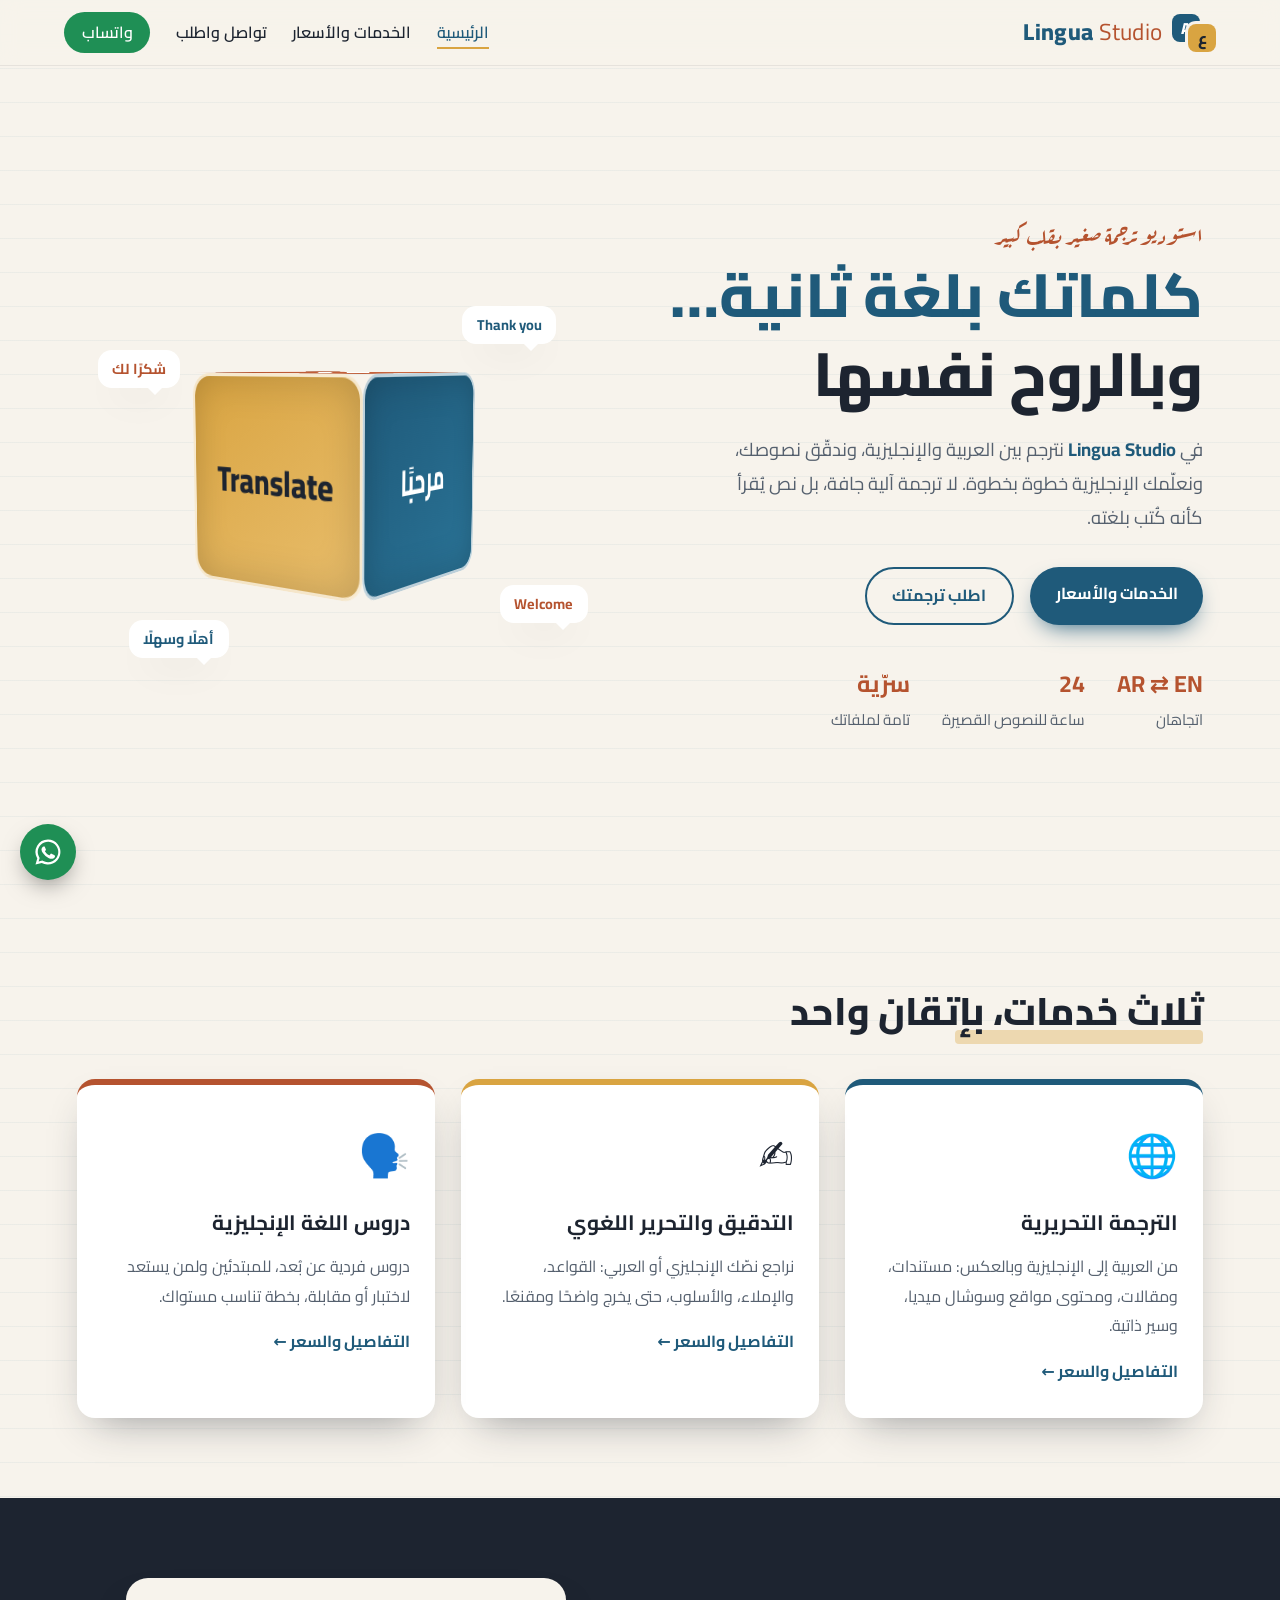
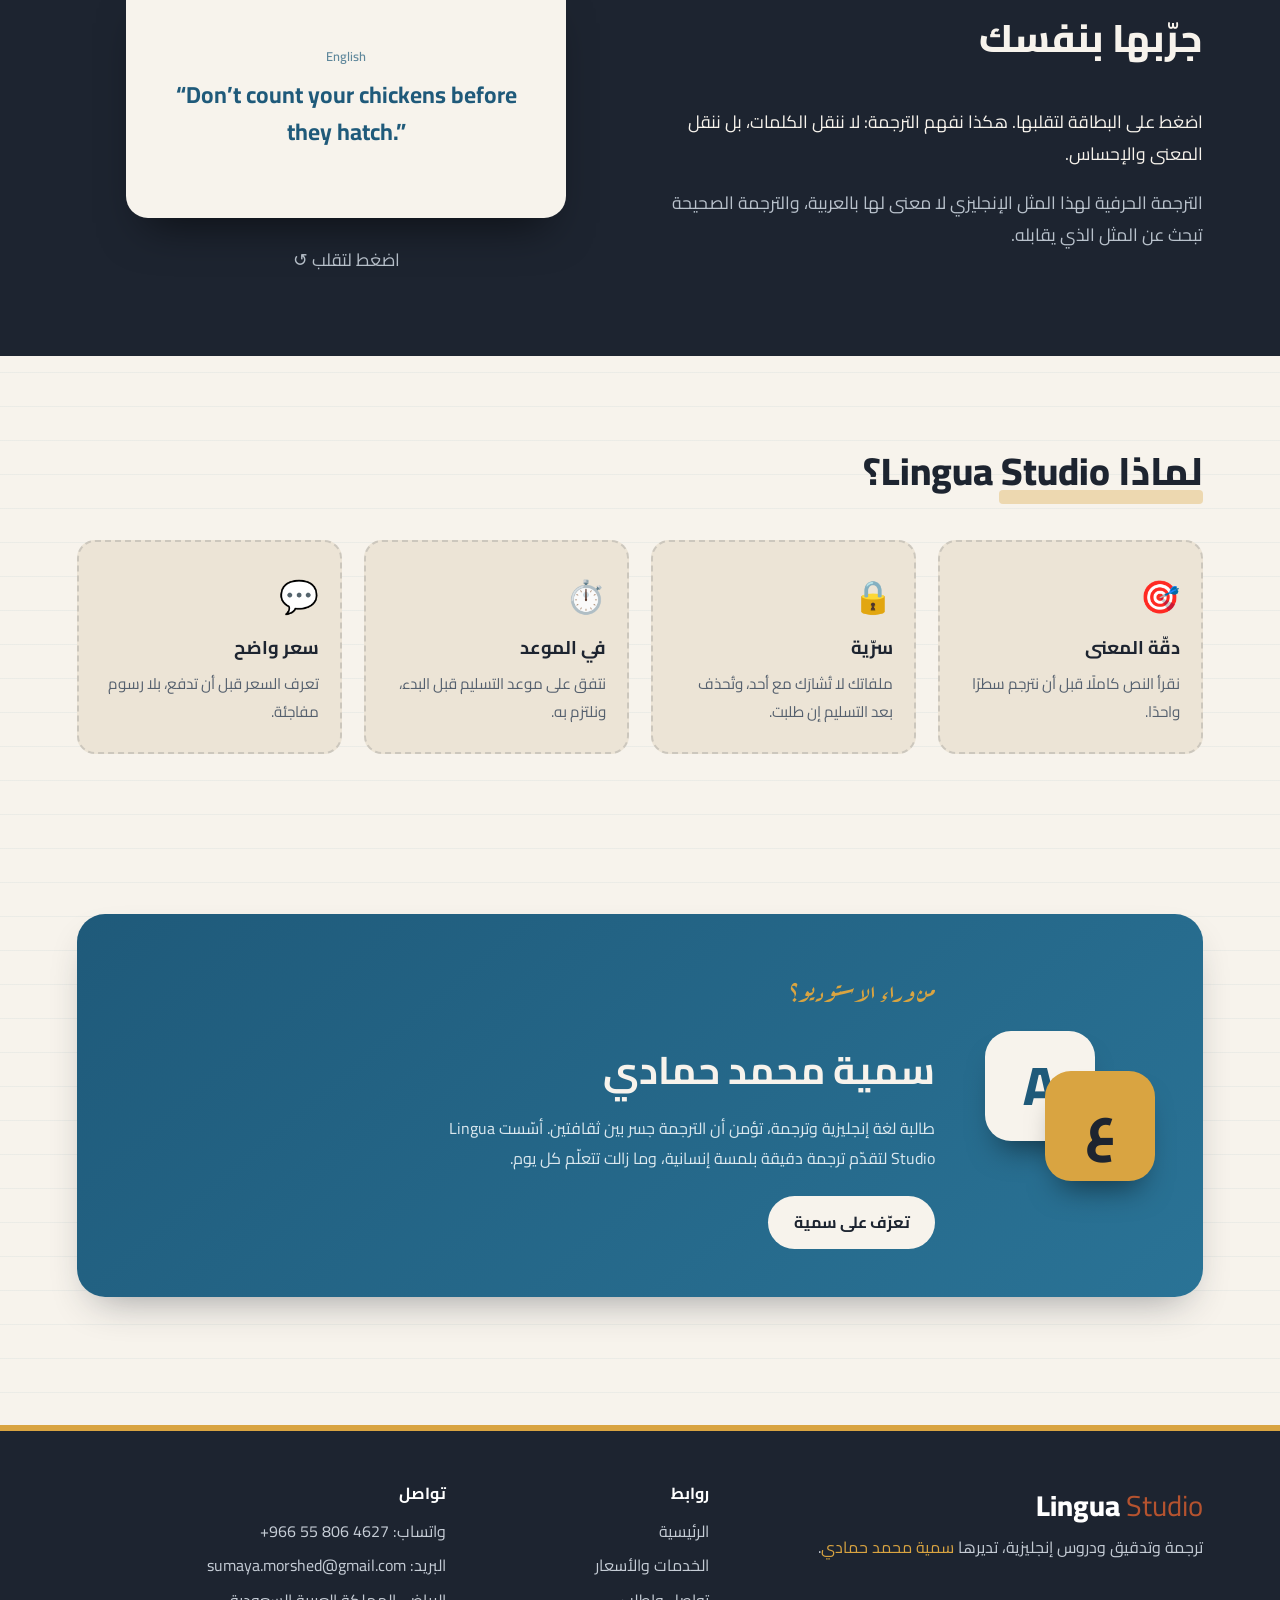
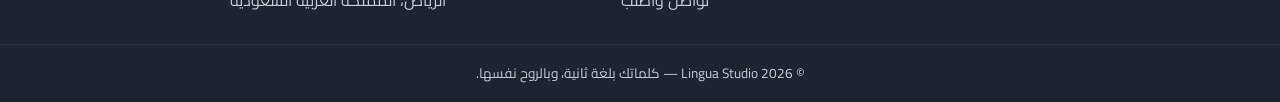
<file: index.html>
<!DOCTYPE html>
<html lang="ar" dir="rtl">
<head>
  <meta charset="UTF-8">
  <meta name="viewport" content="width=device-width, initial-scale=1.0">
  <title>Lingua Studio — ترجمة وتدقيق ودروس إنجليزية</title>
  <meta name="description" content="Lingua Studio: ترجمة بين العربية والإنجليزية، وتدقيق لغوي، ودروس إنجليزية، والطلب عبر واتساب.">
  <meta name="theme-color" content="#1f5a7a">
  <link rel="preconnect" href="https://fonts.googleapis.com">
  <link rel="preconnect" href="https://fonts.gstatic.com" crossorigin>
  <link href="https://fonts.googleapis.com/css2?family=Aref+Ruqaa:wght@400;700&family=Cairo:wght@400;600;800&display=swap" rel="stylesheet">
  <link rel="icon" href="assets/images/logo.webp" type="image/webp">
  <link rel="stylesheet" href="style.css">
</head>
<body>

  <header class="site-header">
    <a href="index.html" class="logo" aria-label="Lingua Studio — الرئيسية">
      <span class="logo-mark" aria-hidden="true"><b>A</b><i>ع</i></span>
      <span class="logo-text" dir="ltr">Lingua <em>Studio</em></span>
    </a>
    <button class="menu-btn" aria-label="القائمة" aria-expanded="false">☰</button>
    <nav class="nav">
      <a href="index.html" aria-current="page">الرئيسية</a>
      <a href="services.html">الخدمات والأسعار</a>
      <a href="contact.html">تواصل واطلب</a>
      <a class="nav-wa" href="https://wa.me/966558064627" target="_blank" rel="noopener">واتساب</a>
    </nav>
  </header>

  <main>
    <section class="hero">
      <div class="hero-text reveal">
        <p class="kicker">استوديو ترجمة صغير بقلب كبير</p>
        <h1>كلماتك بلغة ثانية…<br><span>وبالروح نفسها</span></h1>
        <p class="lead">في <b dir="ltr">Lingua Studio</b> نترجم بين العربية والإنجليزية، وندقّق نصوصك، ونعلّمك الإنجليزية خطوة بخطوة. لا ترجمة آلية جافة، بل نص يُقرأ كأنه كُتب بلغته.</p>
        <div class="hero-actions">
          <a class="btn btn-primary" href="services.html">الخدمات والأسعار</a>
          <a class="btn btn-ghost" href="contact.html">اطلب ترجمتك</a>
        </div>
        <ul class="hero-facts">
          <li><strong dir="ltr">AR ⇄ EN</strong> اتجاهان</li>
          <li><strong>24</strong> ساعة للنصوص القصيرة</li>
          <li><strong>سرّية</strong> تامة لملفاتك</li>
        </ul>
      </div>
      <div class="cube-scene reveal" aria-label="مكعب كلمات ثلاثي الأبعاد">
        <div class="word-cube" id="cube">
          <div class="wf w1"><span>مرحبًا</span></div>
          <div class="wf w2" dir="ltr"><span>Hello</span></div>
          <div class="wf w3"><span>ترجمة</span></div>
          <div class="wf w4" dir="ltr"><span>Translate</span></div>
          <div class="wf w5" dir="ltr"><span>A</span></div>
          <div class="wf w6"><span>ع</span></div>
        </div>
        <span class="chip c1" dir="ltr">Thank you</span>
        <span class="chip c2">شكرًا لك</span>
        <span class="chip c3" dir="ltr">Welcome</span>
        <span class="chip c4">أهلًا وسهلًا</span>
      </div>
    </section>

    <section class="section services">
      <h2 class="section-title reveal">ثلاث خدمات، بإتقان واحد</h2>
      <div class="service-grid">
        <article class="service reveal" data-tilt>
          <div class="service-ico">🌐</div>
          <h3>الترجمة التحريرية</h3>
          <p>من العربية إلى الإنجليزية وبالعكس: مستندات، ومقالات، ومحتوى مواقع وسوشال ميديا، وسير ذاتية.</p>
          <a href="services.html#translation">التفاصيل والسعر ←</a>
        </article>
        <article class="service reveal" data-tilt>
          <div class="service-ico">✍️</div>
          <h3>التدقيق والتحرير اللغوي</h3>
          <p>نراجع نصّك الإنجليزي أو العربي: القواعد، والإملاء، والأسلوب، حتى يخرج واضحًا ومقنعًا.</p>
          <a href="services.html#proofreading">التفاصيل والسعر ←</a>
        </article>
        <article class="service reveal" data-tilt>
          <div class="service-ico">🗣️</div>
          <h3>دروس اللغة الإنجليزية</h3>
          <p>دروس فردية عن بُعد، للمبتدئين ولمن يستعد لاختبار أو مقابلة، بخطة تناسب مستواك.</p>
          <a href="services.html#lessons">التفاصيل والسعر ←</a>
        </article>
      </div>
    </section>

    <section class="section demo">
      <div class="demo-text reveal">
        <h2 class="section-title">جرّبها بنفسك</h2>
        <p>اضغط على البطاقة لتقلبها. هكذا نفهم الترجمة: لا ننقل الكلمات، بل ننقل المعنى والإحساس.</p>
        <p class="muted">الترجمة الحرفية لهذا المثل الإنجليزي لا معنى لها بالعربية، والترجمة الصحيحة تبحث عن المثل الذي يقابله.</p>
      </div>
      <div class="flip-wrap reveal">
        <button class="flip" type="button" aria-label="اقلب البطاقة لرؤية الترجمة">
          <span class="flip-inner">
            <span class="flip-face en" dir="ltr"><small>English</small>“Don’t count your chickens before they hatch.”</span>
            <span class="flip-face ar"><small>العربية</small>«لا تقل فول حتى يصير في المكيول.»</span>
          </span>
        </button>
        <p class="flip-hint">اضغط لتقلب ↺</p>
      </div>
    </section>

    <section class="section why">
      <h2 class="section-title reveal">لماذا Lingua Studio؟</h2>
      <div class="why-grid">
        <div class="why-item reveal"><span>🎯</span><h3>دقّة المعنى</h3><p>نقرأ النص كاملًا قبل أن نترجم سطرًا واحدًا.</p></div>
        <div class="why-item reveal"><span>🔒</span><h3>سرّية</h3><p>ملفاتك لا تُشارَك مع أحد، وتُحذف بعد التسليم إن طلبت.</p></div>
        <div class="why-item reveal"><span>⏱️</span><h3>في الموعد</h3><p>نتفق على موعد التسليم قبل البدء، ونلتزم به.</p></div>
        <div class="why-item reveal"><span>💬</span><h3>سعر واضح</h3><p>تعرف السعر قبل أن تدفع، بلا رسوم مفاجئة.</p></div>
      </div>
    </section>

    <section class="section founder">
      <div class="founder-card reveal" data-tilt>
        <div class="founder-mark" aria-hidden="true"><b>A</b><i>ع</i></div>
        <div>
          <p class="kicker">من وراء الاستوديو؟</p>
          <h2>سمية محمد حمادي</h2>
          <p>طالبة لغة إنجليزية وترجمة، تؤمن أن الترجمة جسر بين ثقافتين. أسّست Lingua Studio لتقدّم ترجمة دقيقة بلمسة إنسانية، وما زالت تتعلّم كل يوم.</p>
          <a class="btn btn-light" href="https://sumaya-hammadi.pages.dev" target="_blank" rel="noopener">تعرّف على سمية</a>
        </div>
      </div>
    </section>
  </main>

  <footer class="site-footer">
    <div class="footer-grid">
      <div>
        <p class="footer-logo" dir="ltr">Lingua <em>Studio</em></p>
        <p>ترجمة وتدقيق ودروس إنجليزية، تديرها <a href="https://sumaya-hammadi.pages.dev" target="_blank" rel="noopener">سمية محمد حمادي</a>.</p>
      </div>
      <div>
        <p class="footer-h">روابط</p>
        <a href="index.html">الرئيسية</a>
        <a href="services.html">الخدمات والأسعار</a>
        <a href="contact.html">تواصل واطلب</a>
      </div>
      <div>
        <p class="footer-h">تواصل</p>
        <a href="https://wa.me/966558064627" target="_blank" rel="noopener">واتساب: <span dir="ltr">+966 55 806 4627</span></a>
        <a href="mailto:sumaya.morshed@gmail.com">البريد: <span dir="ltr">sumaya.morshed@gmail.com</span></a>
        <span>الرياض، المملكة العربية السعودية</span>
      </div>
    </div>
    <p class="copy">© <span id="year">2026</span> Lingua Studio — كلماتك بلغة ثانية، وبالروح نفسها.</p>
  </footer>

  <a class="wa-float" href="https://wa.me/966558064627" target="_blank" rel="noopener" aria-label="راسلنا على واتساب">
    <svg viewBox="0 0 24 24" aria-hidden="true"><path fill="currentColor" d="M12 2a10 10 0 0 0-8.6 15.1L2 22l5-1.3A10 10 0 1 0 12 2Zm0 18.2a8.2 8.2 0 0 1-4.2-1.2l-.3-.2-3 .8.8-2.9-.2-.3A8.2 8.2 0 1 1 12 20.2Zm4.5-6.1c-.2-.1-1.5-.7-1.7-.8s-.4-.1-.6.1-.7.8-.8 1-.3.2-.5.1a6.7 6.7 0 0 1-3.3-2.9c-.2-.4.2-.4.7-1.3a.5.5 0 0 0 0-.4l-.8-1.9c-.2-.5-.4-.4-.6-.4h-.5a1 1 0 0 0-.7.3 3 3 0 0 0-.9 2.2 5.2 5.2 0 0 0 1.1 2.7 11.8 11.8 0 0 0 4.5 4c1.7.7 2.3.8 3.2.6a2.7 2.7 0 0 0 1.8-1.3 2.2 2.2 0 0 0 .2-1.3c-.1-.1-.3-.2-.6-.3Z"/></svg>
  </a>

  <script src="script.js"></script>
</body>
</html>
</file>
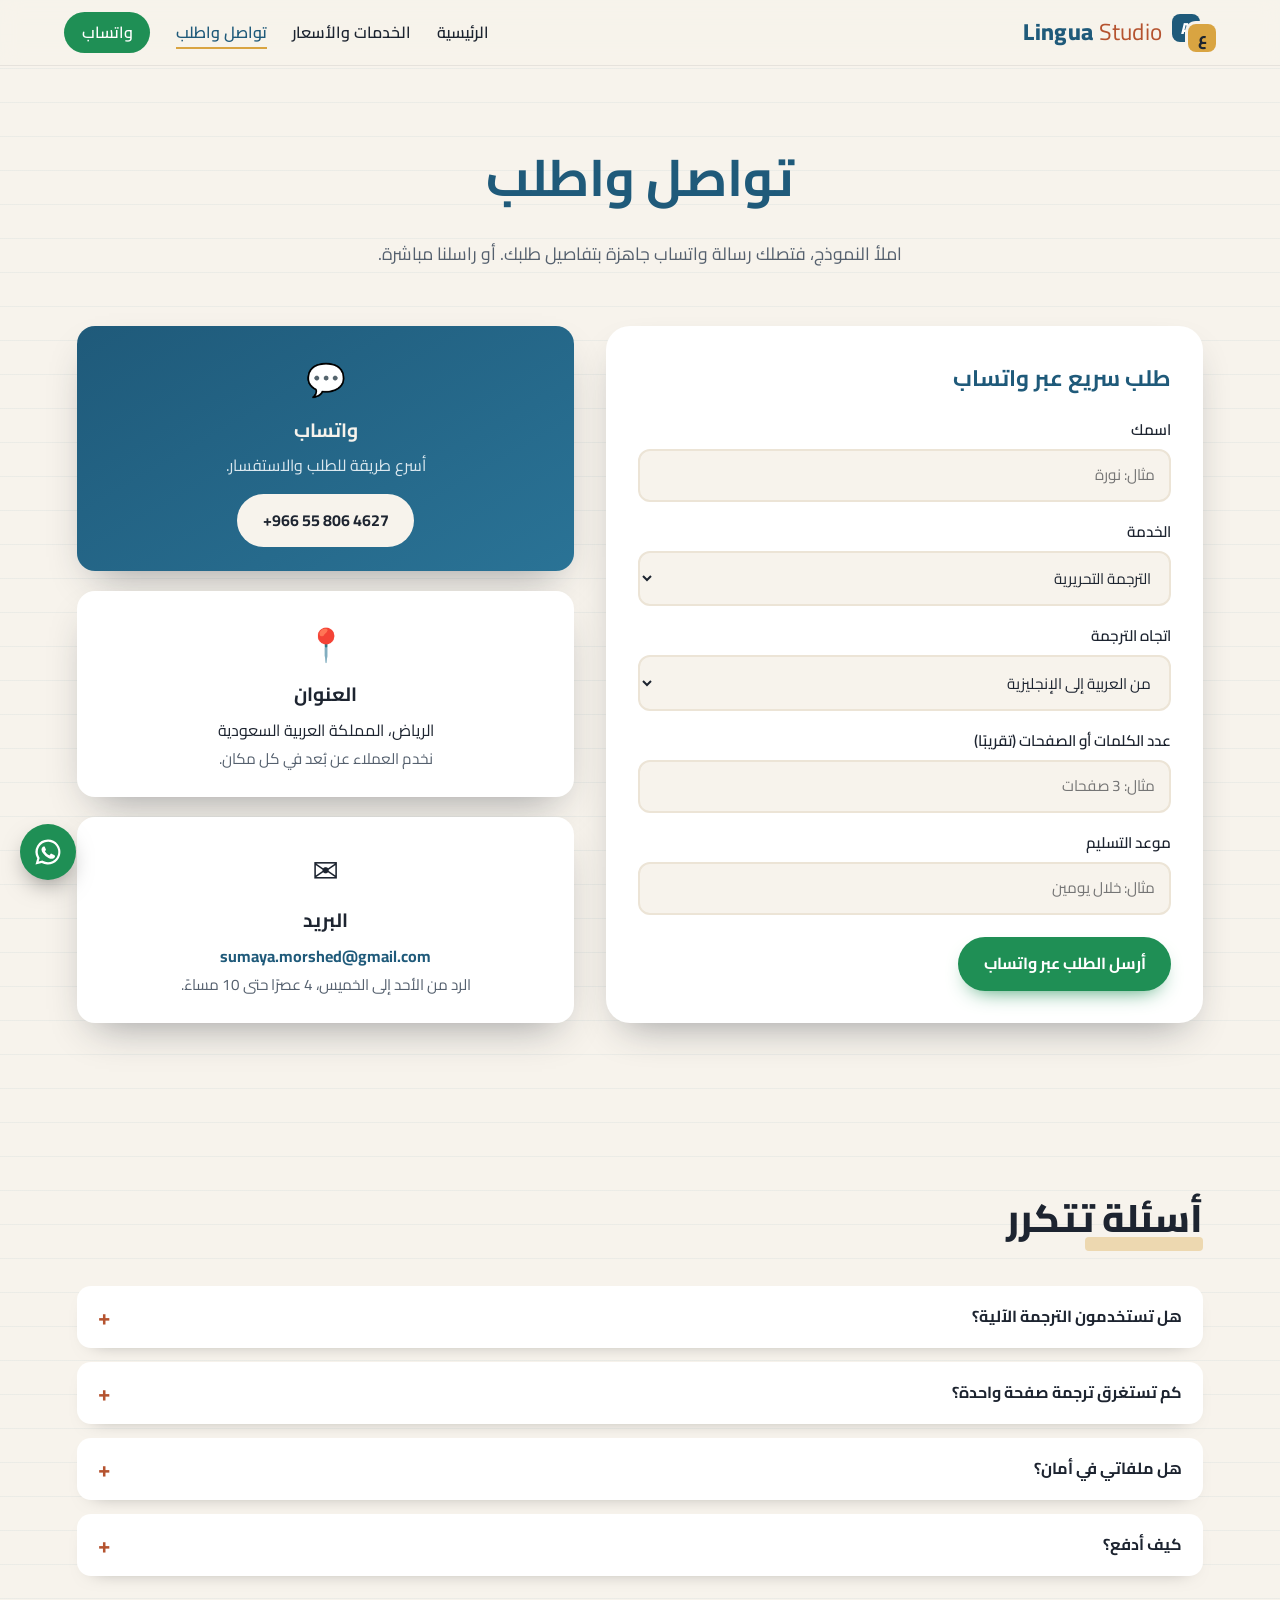
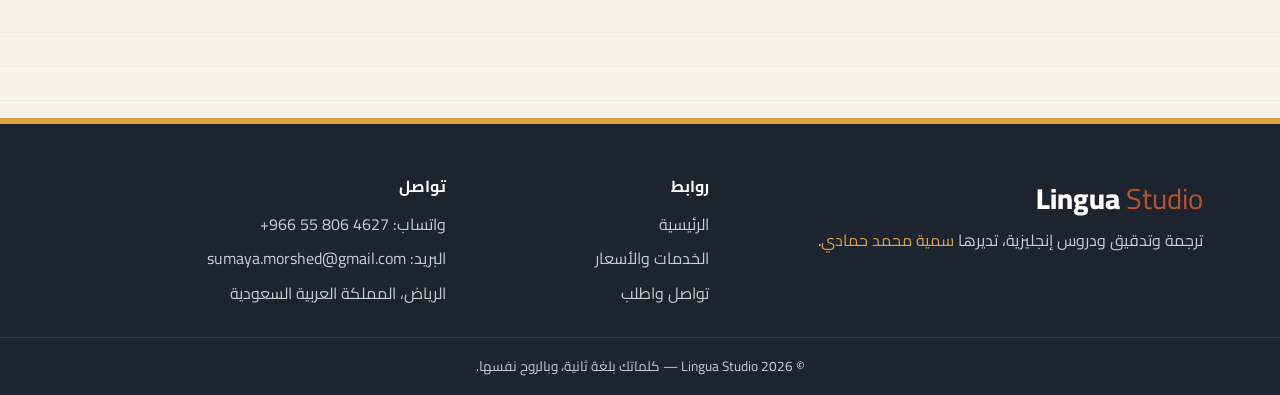
<file: contact.html>
<!DOCTYPE html>
<html lang="ar" dir="rtl">
<head>
  <meta charset="UTF-8">
  <meta name="viewport" content="width=device-width, initial-scale=1.0">
  <title>تواصل واطلب — Lingua Studio</title>
  <meta name="description" content="اطلب ترجمة أو تدقيقًا أو درسًا عبر واتساب من Lingua Studio.">
  <meta name="theme-color" content="#1f5a7a">
  <link rel="preconnect" href="https://fonts.googleapis.com">
  <link rel="preconnect" href="https://fonts.gstatic.com" crossorigin>
  <link href="https://fonts.googleapis.com/css2?family=Aref+Ruqaa:wght@400;700&family=Cairo:wght@400;600;800&display=swap" rel="stylesheet">
  <link rel="icon" href="assets/images/logo.webp" type="image/webp">
  <link rel="stylesheet" href="style.css">
</head>
<body>

  <header class="site-header">
    <a href="index.html" class="logo" aria-label="Lingua Studio — الرئيسية">
      <span class="logo-mark" aria-hidden="true"><b>A</b><i>ع</i></span>
      <span class="logo-text" dir="ltr">Lingua <em>Studio</em></span>
    </a>
    <button class="menu-btn" aria-label="القائمة" aria-expanded="false">☰</button>
    <nav class="nav">
      <a href="index.html">الرئيسية</a>
      <a href="services.html">الخدمات والأسعار</a>
      <a href="contact.html" aria-current="page">تواصل واطلب</a>
      <a class="nav-wa" href="https://wa.me/966558064627" target="_blank" rel="noopener">واتساب</a>
    </nav>
  </header>

  <main>
    <section class="page-hero">
      <h1 class="reveal">تواصل واطلب</h1>
      <p class="reveal">املأ النموذج، فتصلك رسالة واتساب جاهزة بتفاصيل طلبك. أو راسلنا مباشرة.</p>
    </section>

    <section class="section contact-layout">
      <form class="order-form reveal" id="order-form" data-tilt>
        <h2>طلب سريع عبر واتساب</h2>
        <label>اسمك<input type="text" name="name" required placeholder="مثال: نورة"></label>
        <label>الخدمة
          <select name="service">
            <option>الترجمة التحريرية</option>
            <option>التدقيق والتحرير اللغوي</option>
            <option>دروس اللغة الإنجليزية</option>
          </select>
        </label>
        <label>اتجاه الترجمة
          <select name="dir">
            <option>من العربية إلى الإنجليزية</option>
            <option>من الإنجليزية إلى العربية</option>
            <option>لا ينطبق</option>
          </select>
        </label>
        <label>عدد الكلمات أو الصفحات (تقريبًا)<input type="text" name="size" placeholder="مثال: 3 صفحات"></label>
        <label>موعد التسليم<input type="text" name="when" placeholder="مثال: خلال يومين"></label>
        <button class="btn btn-wa" type="submit">أرسل الطلب عبر واتساب</button>
      </form>

      <div class="contact-side">
        <div class="contact-card wa reveal" data-tilt>
          <div class="c-ico">💬</div>
          <h2>واتساب</h2>
          <p>أسرع طريقة للطلب والاستفسار.</p>
          <a class="btn btn-light" href="https://wa.me/966558064627" target="_blank" rel="noopener"><span dir="ltr">+966 55 806 4627</span></a>
        </div>
        <div class="contact-card reveal" data-tilt>
          <div class="c-ico">📍</div>
          <h2>العنوان</h2>
          <p>الرياض، المملكة العربية السعودية</p>
          <p class="muted">نخدم العملاء عن بُعد في كل مكان.</p>
        </div>
        <div class="contact-card reveal" data-tilt>
          <div class="c-ico">✉️</div>
          <h2>البريد</h2>
          <p><a href="mailto:sumaya.morshed@gmail.com" dir="ltr">sumaya.morshed@gmail.com</a></p>
          <p class="muted">الرد من الأحد إلى الخميس، 4 عصرًا حتى 10 مساءً.</p>
        </div>
      </div>
    </section>

    <section class="section faq">
      <h2 class="section-title reveal">أسئلة تتكرر</h2>
      <details class="reveal"><summary>هل تستخدمون الترجمة الآلية؟</summary><p>لا نسلّم ترجمة آلية. كل نص يُترجم ويُراجع بيد بشرية.</p></details>
      <details class="reveal"><summary>كم تستغرق ترجمة صفحة واحدة؟</summary><p>النصوص القصيرة حتى 3 صفحات تُسلَّم غالبًا خلال 24 ساعة، والأطول حسب الاتفاق.</p></details>
      <details class="reveal"><summary>هل ملفاتي في أمان؟</summary><p>نعم. لا نشارك ملفاتك مع أي طرف، ونحذفها بعد التسليم إن طلبت ذلك.</p></details>
      <details class="reveal"><summary>كيف أدفع؟</summary><p>بالتحويل البنكي بعد الاتفاق على السعر. والطلبات الكبيرة تُدفع على دفعتين.</p></details>
    </section>
  </main>

  <footer class="site-footer">
    <div class="footer-grid">
      <div>
        <p class="footer-logo" dir="ltr">Lingua <em>Studio</em></p>
        <p>ترجمة وتدقيق ودروس إنجليزية، تديرها <a href="https://sumaya-hammadi.pages.dev" target="_blank" rel="noopener">سمية محمد حمادي</a>.</p>
      </div>
      <div>
        <p class="footer-h">روابط</p>
        <a href="index.html">الرئيسية</a>
        <a href="services.html">الخدمات والأسعار</a>
        <a href="contact.html">تواصل واطلب</a>
      </div>
      <div>
        <p class="footer-h">تواصل</p>
        <a href="https://wa.me/966558064627" target="_blank" rel="noopener">واتساب: <span dir="ltr">+966 55 806 4627</span></a>
        <a href="mailto:sumaya.morshed@gmail.com">البريد: <span dir="ltr">sumaya.morshed@gmail.com</span></a>
        <span>الرياض، المملكة العربية السعودية</span>
      </div>
    </div>
    <p class="copy">© <span id="year">2026</span> Lingua Studio — كلماتك بلغة ثانية، وبالروح نفسها.</p>
  </footer>

  <a class="wa-float" href="https://wa.me/966558064627" target="_blank" rel="noopener" aria-label="راسلنا على واتساب">
    <svg viewBox="0 0 24 24" aria-hidden="true"><path fill="currentColor" d="M12 2a10 10 0 0 0-8.6 15.1L2 22l5-1.3A10 10 0 1 0 12 2Zm0 18.2a8.2 8.2 0 0 1-4.2-1.2l-.3-.2-3 .8.8-2.9-.2-.3A8.2 8.2 0 1 1 12 20.2Zm4.5-6.1c-.2-.1-1.5-.7-1.7-.8s-.4-.1-.6.1-.7.8-.8 1-.3.2-.5.1a6.7 6.7 0 0 1-3.3-2.9c-.2-.4.2-.4.7-1.3a.5.5 0 0 0 0-.4l-.8-1.9c-.2-.5-.4-.4-.6-.4h-.5a1 1 0 0 0-.7.3 3 3 0 0 0-.9 2.2 5.2 5.2 0 0 0 1.1 2.7 11.8 11.8 0 0 0 4.5 4c1.7.7 2.3.8 3.2.6a2.7 2.7 0 0 0 1.8-1.3 2.2 2.2 0 0 0 .2-1.3c-.1-.1-.3-.2-.6-.3Z"/></svg>
  </a>

  <script src="script.js"></script>
</body>
</html>
</file>
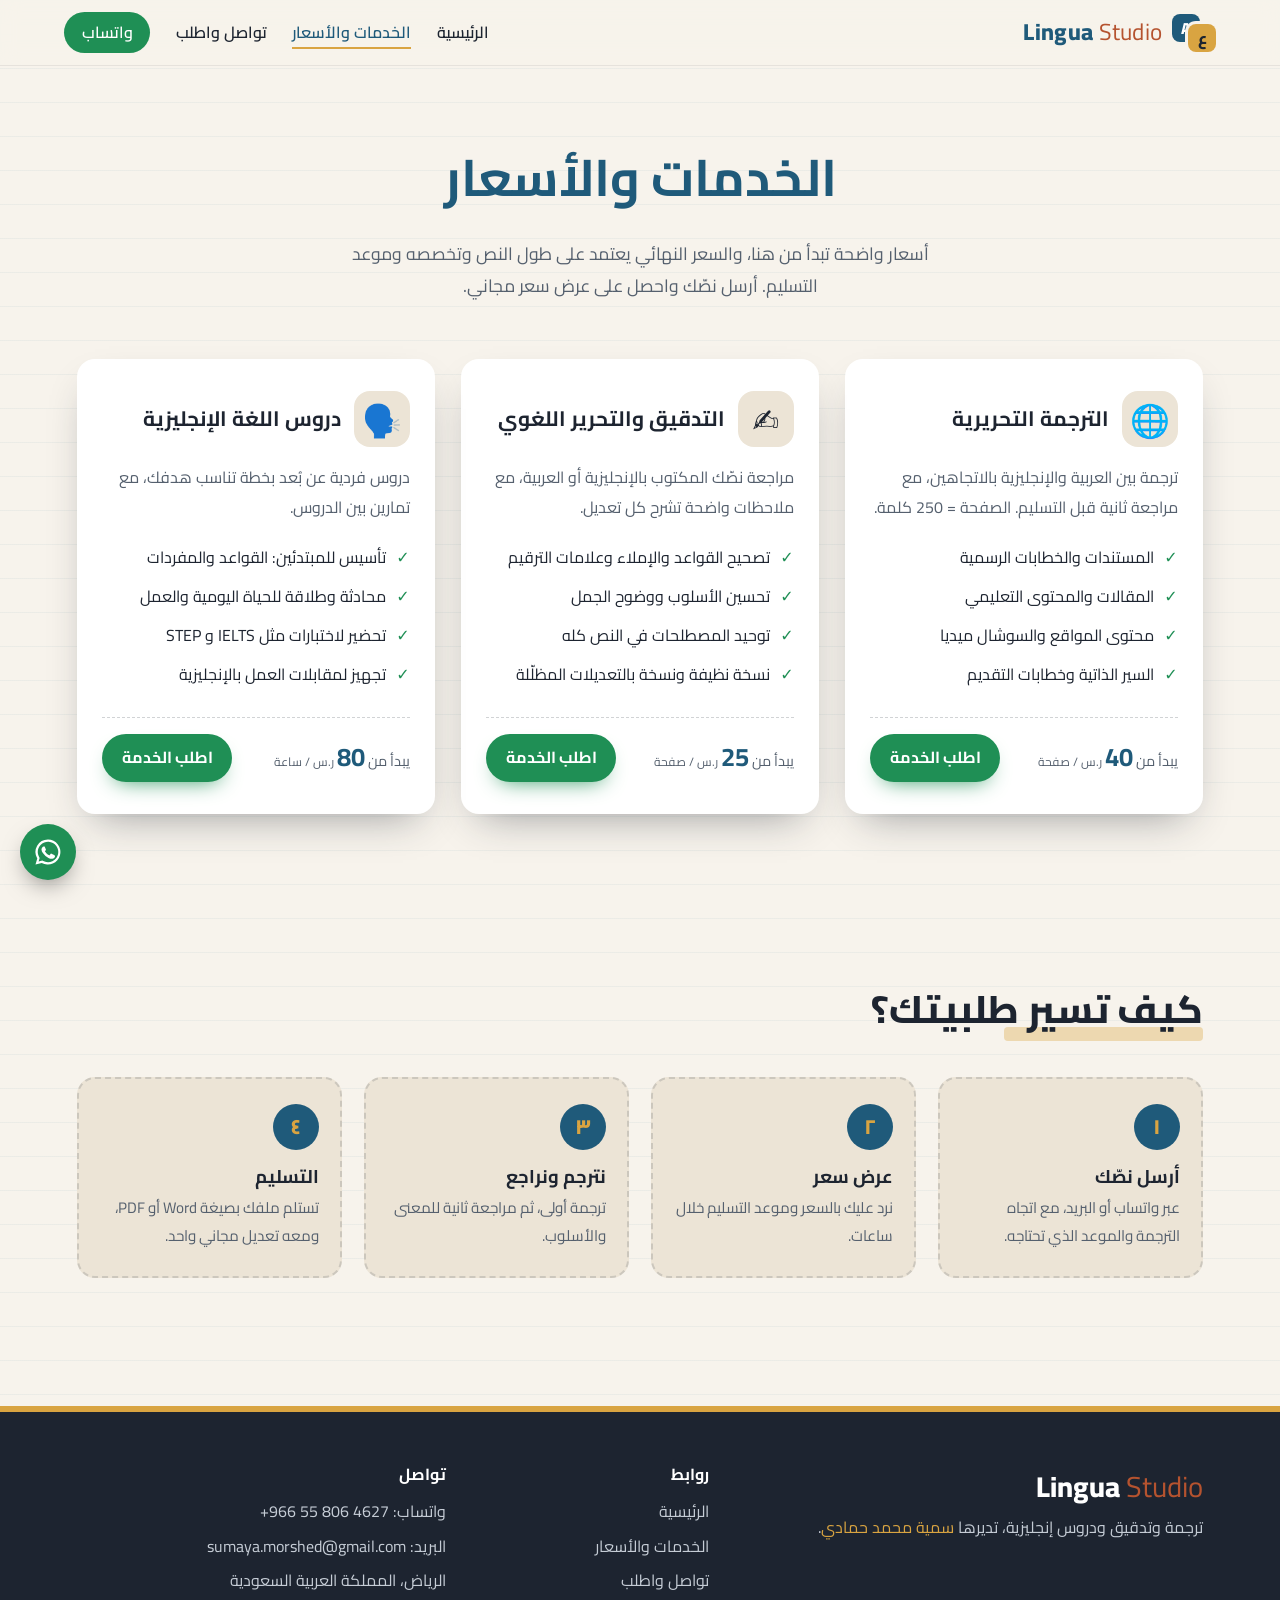
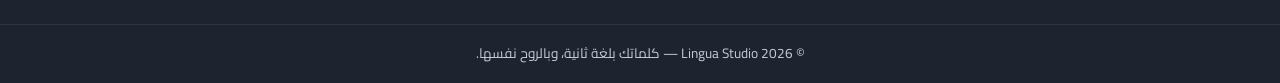
<file: services.html>
<!DOCTYPE html>
<html lang="ar" dir="rtl">
<head>
  <meta charset="UTF-8">
  <meta name="viewport" content="width=device-width, initial-scale=1.0">
  <title>الخدمات والأسعار — Lingua Studio</title>
  <meta name="description" content="أسعار الترجمة والتدقيق اللغوي ودروس الإنجليزية في Lingua Studio.">
  <meta name="theme-color" content="#1f5a7a">
  <link rel="preconnect" href="https://fonts.googleapis.com">
  <link rel="preconnect" href="https://fonts.gstatic.com" crossorigin>
  <link href="https://fonts.googleapis.com/css2?family=Aref+Ruqaa:wght@400;700&family=Cairo:wght@400;600;800&display=swap" rel="stylesheet">
  <link rel="icon" href="assets/images/logo.webp" type="image/webp">
  <link rel="stylesheet" href="style.css">
</head>
<body>

  <header class="site-header">
    <a href="index.html" class="logo" aria-label="Lingua Studio — الرئيسية">
      <span class="logo-mark" aria-hidden="true"><b>A</b><i>ع</i></span>
      <span class="logo-text" dir="ltr">Lingua <em>Studio</em></span>
    </a>
    <button class="menu-btn" aria-label="القائمة" aria-expanded="false">☰</button>
    <nav class="nav">
      <a href="index.html">الرئيسية</a>
      <a href="services.html" aria-current="page">الخدمات والأسعار</a>
      <a href="contact.html">تواصل واطلب</a>
      <a class="nav-wa" href="https://wa.me/966558064627" target="_blank" rel="noopener">واتساب</a>
    </nav>
  </header>

  <main>
    <section class="page-hero">
      <h1 class="reveal">الخدمات والأسعار</h1>
      <p class="reveal">أسعار واضحة تبدأ من هنا، والسعر النهائي يعتمد على طول النص وتخصصه وموعد التسليم. أرسل نصّك واحصل على عرض سعر مجاني.</p>
    </section>

    <section class="section svc-grid">
      <article class="svc reveal" id="translation" data-tilt>
        <div class="svc-head"><span class="svc-ico">🌐</span><h2>الترجمة التحريرية</h2></div>
        <p class="svc-desc">ترجمة بين العربية والإنجليزية بالاتجاهين، مع مراجعة ثانية قبل التسليم. الصفحة = 250 كلمة.</p>
        <ul class="svc-list"><li>المستندات والخطابات الرسمية</li><li>المقالات والمحتوى التعليمي</li><li>محتوى المواقع والسوشال ميديا</li><li>السير الذاتية وخطابات التقديم</li></ul>
        <div class="svc-foot">
          <p class="from">يبدأ من <strong>40</strong> <small>ر.س / صفحة</small></p>
          <a class="btn btn-wa order" data-service="الترجمة التحريرية" href="https://wa.me/966558064627" target="_blank" rel="noopener">اطلب الخدمة</a>
        </div>
      </article>
      <article class="svc reveal" id="proofreading" data-tilt>
        <div class="svc-head"><span class="svc-ico">✍️</span><h2>التدقيق والتحرير اللغوي</h2></div>
        <p class="svc-desc">مراجعة نصّك المكتوب بالإنجليزية أو العربية، مع ملاحظات واضحة تشرح كل تعديل.</p>
        <ul class="svc-list"><li>تصحيح القواعد والإملاء وعلامات الترقيم</li><li>تحسين الأسلوب ووضوح الجمل</li><li>توحيد المصطلحات في النص كله</li><li>نسخة نظيفة ونسخة بالتعديلات المظلّلة</li></ul>
        <div class="svc-foot">
          <p class="from">يبدأ من <strong>25</strong> <small>ر.س / صفحة</small></p>
          <a class="btn btn-wa order" data-service="التدقيق والتحرير اللغوي" href="https://wa.me/966558064627" target="_blank" rel="noopener">اطلب الخدمة</a>
        </div>
      </article>
      <article class="svc reveal" id="lessons" data-tilt>
        <div class="svc-head"><span class="svc-ico">🗣️</span><h2>دروس اللغة الإنجليزية</h2></div>
        <p class="svc-desc">دروس فردية عن بُعد بخطة تناسب هدفك، مع تمارين بين الدروس.</p>
        <ul class="svc-list"><li>تأسيس للمبتدئين: القواعد والمفردات</li><li>محادثة وطلاقة للحياة اليومية والعمل</li><li>تحضير لاختبارات مثل IELTS و STEP</li><li>تجهيز لمقابلات العمل بالإنجليزية</li></ul>
        <div class="svc-foot">
          <p class="from">يبدأ من <strong>80</strong> <small>ر.س / ساعة</small></p>
          <a class="btn btn-wa order" data-service="دروس اللغة الإنجليزية" href="https://wa.me/966558064627" target="_blank" rel="noopener">اطلب الخدمة</a>
        </div>
      </article>
    </section>

    <section class="section process">
      <h2 class="section-title reveal">كيف تسير طلبيتك؟</h2>
      <ol class="steps">
        <li class="reveal"><span class="step-n">١</span><h3>أرسل نصّك</h3><p>عبر واتساب أو البريد، مع اتجاه الترجمة والموعد الذي تحتاجه.</p></li>
        <li class="reveal"><span class="step-n">٢</span><h3>عرض سعر</h3><p>نرد عليك بالسعر وموعد التسليم خلال ساعات.</p></li>
        <li class="reveal"><span class="step-n">٣</span><h3>نترجم ونراجع</h3><p>ترجمة أولى، ثم مراجعة ثانية للمعنى والأسلوب.</p></li>
        <li class="reveal"><span class="step-n">٤</span><h3>التسليم</h3><p>تستلم ملفك بصيغة Word أو PDF، ومعه تعديل مجاني واحد.</p></li>
      </ol>
    </section>
  </main>

  <footer class="site-footer">
    <div class="footer-grid">
      <div>
        <p class="footer-logo" dir="ltr">Lingua <em>Studio</em></p>
        <p>ترجمة وتدقيق ودروس إنجليزية، تديرها <a href="https://sumaya-hammadi.pages.dev" target="_blank" rel="noopener">سمية محمد حمادي</a>.</p>
      </div>
      <div>
        <p class="footer-h">روابط</p>
        <a href="index.html">الرئيسية</a>
        <a href="services.html">الخدمات والأسعار</a>
        <a href="contact.html">تواصل واطلب</a>
      </div>
      <div>
        <p class="footer-h">تواصل</p>
        <a href="https://wa.me/966558064627" target="_blank" rel="noopener">واتساب: <span dir="ltr">+966 55 806 4627</span></a>
        <a href="mailto:sumaya.morshed@gmail.com">البريد: <span dir="ltr">sumaya.morshed@gmail.com</span></a>
        <span>الرياض، المملكة العربية السعودية</span>
      </div>
    </div>
    <p class="copy">© <span id="year">2026</span> Lingua Studio — كلماتك بلغة ثانية، وبالروح نفسها.</p>
  </footer>

  <a class="wa-float" href="https://wa.me/966558064627" target="_blank" rel="noopener" aria-label="راسلنا على واتساب">
    <svg viewBox="0 0 24 24" aria-hidden="true"><path fill="currentColor" d="M12 2a10 10 0 0 0-8.6 15.1L2 22l5-1.3A10 10 0 1 0 12 2Zm0 18.2a8.2 8.2 0 0 1-4.2-1.2l-.3-.2-3 .8.8-2.9-.2-.3A8.2 8.2 0 1 1 12 20.2Zm4.5-6.1c-.2-.1-1.5-.7-1.7-.8s-.4-.1-.6.1-.7.8-.8 1-.3.2-.5.1a6.7 6.7 0 0 1-3.3-2.9c-.2-.4.2-.4.7-1.3a.5.5 0 0 0 0-.4l-.8-1.9c-.2-.5-.4-.4-.6-.4h-.5a1 1 0 0 0-.7.3 3 3 0 0 0-.9 2.2 5.2 5.2 0 0 0 1.1 2.7 11.8 11.8 0 0 0 4.5 4c1.7.7 2.3.8 3.2.6a2.7 2.7 0 0 0 1.8-1.3 2.2 2.2 0 0 0 .2-1.3c-.1-.1-.3-.2-.6-.3Z"/></svg>
  </a>

  <script src="script.js"></script>
</body>
</html>
</file>
<file: style.css>
/* ===== هوية Lingua Studio ===== */
:root {
  --paper: #f7f3ec;
  --paper-2: #ece4d6;
  --ink: #1d2430;
  --ink-soft: #55606e;
  --primary: #1f5a7a;
  --primary-2: #2a7396;
  --saffron: #d9a441;
  --clay: #b5532f;
  --wa: #1f8f55;
  --radius: 18px;
  --shadow: 0 18px 40px -18px rgba(29, 36, 48, .45);
}

* { box-sizing: border-box; margin: 0; padding: 0; }
html { scroll-behavior: smooth; overflow-x: hidden; }
body {
  font-family: "Cairo", system-ui, sans-serif;
  background: var(--paper); color: var(--ink); line-height: 1.85; overflow-x: hidden;
  /* ورق مسطّر خفيف */
  background-image: linear-gradient(rgba(31,90,122,.05) 1px, transparent 1px);
  background-size: 100% 34px;
}
img { max-width: 100%; height: auto; display: block; }
a { color: inherit; text-decoration: none; }

/* الرأس */
.site-header {
  position: sticky; top: 0; z-index: 50; display: flex; align-items: center; justify-content: space-between;
  padding: .7rem 5vw; background: rgba(247,243,236,.9); backdrop-filter: blur(10px);
  border-bottom: 1px solid rgba(29,36,48,.08);
}
.logo { display: flex; align-items: center; gap: .6rem; }
.logo-mark { position: relative; width: 44px; height: 38px; }
.logo-mark b, .logo-mark i {
  position: absolute; display: grid; place-items: center; width: 28px; height: 28px; border-radius: 8px;
  font-style: normal; font-weight: 800; font-size: 1rem;
}
.logo-mark b { left: 0; top: 0; background: var(--primary); color: #fff; }
.logo-mark i { right: 0; bottom: 0; background: var(--saffron); color: var(--ink); box-shadow: 0 0 0 3px var(--paper); }
.logo-text { font-size: 1.45rem; font-weight: 800; color: var(--primary); letter-spacing: .3px; }
.logo-text em, .footer-logo em { font-style: normal; font-weight: 400; color: var(--clay); }
.nav { display: flex; align-items: center; gap: 1.6rem; font-weight: 600; }
.nav a[aria-current="page"] { color: var(--primary); box-shadow: 0 2px 0 var(--saffron); }
.nav-wa { background: var(--wa); color: #fff; padding: .35rem 1.1rem; border-radius: 99px; }
.menu-btn { display: none; background: none; border: 0; font-size: 1.6rem; cursor: pointer; color: var(--ink); }

/* أزرار */
.btn { display: inline-block; font: inherit; font-weight: 700; padding: .75rem 1.6rem; border-radius: 99px; border: 0; cursor: pointer; transition: transform .25s, box-shadow .25s, background .25s, color .25s; }
.btn:hover { transform: translateY(-3px); }
.btn-primary { background: var(--primary); color: #fff; box-shadow: 0 10px 24px -10px var(--primary); }
.btn-ghost { border: 2px solid var(--primary); color: var(--primary); }
.btn-ghost:hover { background: var(--primary); color: #fff; }
.btn-wa { background: var(--wa); color: #fff; box-shadow: 0 10px 22px -12px var(--wa); }
.btn-light { background: var(--paper); color: var(--ink); }

/* الأقسام */
.section { padding: 5rem 6vw; }
.section-title { font-size: clamp(1.7rem, 3.4vw, 2.4rem); font-weight: 800; margin-bottom: 2rem; position: relative; display: inline-block; }
.section-title::after { content: ""; position: absolute; right: 0; bottom: .1em; width: 60%; height: .35em; background: var(--saffron); opacity: .35; z-index: -1; border-radius: 4px; }
.kicker { font-family: "Aref Ruqaa", serif; color: var(--clay); font-size: 1.45rem; }
.muted { color: var(--ink-soft); font-size: .95rem; }

/* البطل */
.hero { display: grid; grid-template-columns: 1.1fr 1fr; gap: 2rem; align-items: center; padding: 3.5rem 6vw 4.5rem; min-height: calc(100vh - 70px); overflow-x: clip; }
.hero h1 { font-size: clamp(2.2rem, 4.8vw, 3.8rem); line-height: 1.3; font-weight: 800; color: var(--primary); }
.hero h1 span { color: var(--ink); }
.lead { font-size: 1.15rem; color: var(--ink-soft); margin: 1.2rem 0 2rem; max-width: 48ch; }
.lead b { color: var(--primary); }
.hero-actions { display: flex; gap: 1rem; flex-wrap: wrap; }
.hero-facts { list-style: none; display: flex; gap: 2rem; margin-top: 2.4rem; flex-wrap: wrap; }
.hero-facts li { color: var(--ink-soft); font-size: .95rem; }
.hero-facts strong { display: block; font-size: 1.45rem; color: var(--clay); }

/* مكعب الكلمات ثلاثي الأبعاد */
.cube-scene { position: relative; height: 440px; perspective: 1000px; display: grid; place-items: center; cursor: grab; touch-action: pan-y; }
.cube-scene:active { cursor: grabbing; }
.word-cube { --s: 200px; width: var(--s); height: var(--s); position: relative; transform-style: preserve-3d; transform: rotateX(-18deg) rotateY(30deg); }
.wf {
  position: absolute; inset: 0; display: grid; place-items: center; border-radius: 22px;
  font-weight: 800; font-size: 2.1rem; color: #fff; border: 3px solid rgba(255,255,255,.7);
  background: linear-gradient(145deg, var(--primary), var(--primary-2));
  box-shadow: inset 0 0 40px rgba(0,0,0,.18); backface-visibility: hidden;
}
.wf span { backface-visibility: hidden; }
.w2, .w4 { background: linear-gradient(145deg, var(--saffron), #e8bd6b); color: var(--ink); }
.w5, .w6 { background: linear-gradient(145deg, var(--clay), #cf6c45); font-size: 4.5rem; }
.w1 { transform: translateZ(calc(var(--s) / 2)); }
.w2 { transform: rotateY(90deg) translateZ(calc(var(--s) / 2)); }
.w3 { transform: rotateY(180deg) translateZ(calc(var(--s) / 2)); }
.w4 { transform: rotateY(-90deg) translateZ(calc(var(--s) / 2)); }
.w5 { transform: rotateX(90deg) translateZ(calc(var(--s) / 2)); }
.w6 { transform: rotateX(-90deg) translateZ(calc(var(--s) / 2)); }
.chip {
  position: absolute; background: #fff; border-radius: 14px; padding: .35rem .9rem; font-weight: 700; font-size: .9rem;
  box-shadow: var(--shadow); animation: bob 5s ease-in-out infinite; pointer-events: none;
}
.chip::after { content: ""; position: absolute; bottom: -7px; right: 18px; border: 7px solid transparent; border-top-color: #fff; border-bottom: 0; }
.c1 { top: 12%; right: 8%; color: var(--primary); }
.c2 { top: 22%; left: 4%; color: var(--clay); animation-delay: -1.2s; }
.c3 { bottom: 16%; right: 2%; color: var(--clay); animation-delay: -2.4s; }
.c4 { bottom: 8%; left: 10%; color: var(--primary); animation-delay: -3.6s; }
@keyframes bob { 50% { transform: translateY(-12px); } }

/* الخدمات */
.service-grid { display: grid; grid-template-columns: repeat(3, 1fr); gap: 1.6rem; }
.service { background: #fff; border-radius: var(--radius); padding: 2rem 1.6rem; box-shadow: var(--shadow); border-top: 6px solid var(--primary); transform-style: preserve-3d; transition: transform .2s ease-out; }
.service:nth-child(2) { border-color: var(--saffron); }
.service:nth-child(3) { border-color: var(--clay); }
.service-ico { font-size: 2.6rem; transform: translateZ(40px); }
.service h3 { font-size: 1.3rem; margin: .6rem 0; transform: translateZ(25px); }
.service p { color: var(--ink-soft); margin-bottom: 1rem; }
.service a { color: var(--primary); font-weight: 700; }

/* تجربة الترجمة: بطاقة تنقلب */
.demo { display: grid; grid-template-columns: 1fr 1fr; gap: 3rem; align-items: center; background: var(--ink); color: var(--paper); }
.demo p { font-size: 1.1rem; }
.demo .muted { color: #b9c2cc; margin-top: 1rem; }
.flip-wrap { text-align: center; }
.flip { width: 100%; max-width: 440px; height: 240px; border: 0; background: none; cursor: pointer; perspective: 1000px; font: inherit; }
.flip-inner { position: relative; display: block; width: 100%; height: 100%; transform-style: preserve-3d; transition: transform .8s cubic-bezier(.2,.8,.2,1); }
.flip.flipped .flip-inner { transform: rotateY(180deg); }
.flip-face {
  position: absolute; inset: 0; display: flex; flex-direction: column; justify-content: center; gap: .6rem;
  padding: 1.6rem; border-radius: 22px; font-size: 1.45rem; font-weight: 700; line-height: 1.6;
  backface-visibility: hidden; -webkit-backface-visibility: hidden; box-shadow: 0 25px 45px -20px rgba(0,0,0,.6);
}
.flip-face small { font-size: .8rem; font-weight: 600; opacity: .7; }
.flip-face.en { background: var(--paper); color: var(--primary); }
.flip-face.ar { background: var(--saffron); color: var(--ink); transform: rotateY(180deg); }
.flip-hint { margin-top: 1rem; color: #b9c2cc; font-size: .9rem; }

/* لماذا */
.why-grid { display: grid; grid-template-columns: repeat(4, 1fr); gap: 1.4rem; }
.why-item { background: var(--paper-2); border-radius: var(--radius); padding: 1.6rem 1.3rem; border: 2px dashed rgba(29,36,48,.15); }
.why-item span { font-size: 2rem; }
.why-item h3 { font-size: 1.15rem; margin: .3rem 0; }
.why-item p { color: var(--ink-soft); font-size: .95rem; }

/* المؤسسة */
.founder-card {
  display: grid; grid-template-columns: 180px 1fr; gap: 2.5rem; align-items: center;
  background: linear-gradient(140deg, var(--primary), var(--primary-2)); color: var(--paper);
  border-radius: 28px; padding: 3rem; box-shadow: var(--shadow); transform-style: preserve-3d; transition: transform .2s ease-out;
}
.founder-card .kicker { color: var(--saffron); }
.founder-card h2 { font-size: clamp(1.7rem, 3.5vw, 2.4rem); }
.founder-card p { margin: .5rem 0 1.4rem; max-width: 56ch; color: #dbe8ef; }
.founder-mark { position: relative; width: 170px; height: 150px; transform: translateZ(50px); }
.founder-mark b, .founder-mark i { position: absolute; display: grid; place-items: center; width: 110px; height: 110px; border-radius: 26px; font-style: normal; font-weight: 800; font-size: 3.4rem; box-shadow: 0 20px 30px -14px rgba(0,0,0,.5); }
.founder-mark b { left: 0; top: 0; background: var(--paper); color: var(--primary); }
.founder-mark i { right: 0; bottom: 0; background: var(--saffron); color: var(--ink); }

/* الصفحات الداخلية */
.page-hero { text-align: center; padding: 4rem 6vw 1rem; }
.page-hero h1 { font-size: clamp(2rem, 4.5vw, 3.2rem); color: var(--primary); }
.page-hero p { color: var(--ink-soft); max-width: 62ch; margin: .8rem auto 0; font-size: 1.1rem; }

.svc-grid { display: grid; grid-template-columns: repeat(3, 1fr); gap: 1.6rem; padding-top: 2.5rem; }
.svc { background: #fff; border-radius: var(--radius); padding: 2rem 1.6rem; box-shadow: var(--shadow); display: flex; flex-direction: column; transform-style: preserve-3d; transition: transform .2s ease-out; scroll-margin-top: 90px; }
.svc-head { display: flex; align-items: center; gap: .8rem; }
.svc-ico { font-size: 2rem; display: grid; place-items: center; width: 56px; height: 56px; border-radius: 16px; background: var(--paper-2); transform: translateZ(40px); }
.svc h2 { font-size: 1.3rem; }
.svc-desc { color: var(--ink-soft); margin: 1rem 0; }
.svc-list { list-style: none; flex: 1; margin-bottom: 1.4rem; }
.svc-list li { padding: .3rem 1.5rem .3rem 0; position: relative; }
.svc-list li::before { content: "✓"; position: absolute; right: 0; color: var(--wa); font-weight: 800; }
.svc-foot { display: flex; justify-content: space-between; align-items: center; gap: .6rem; flex-wrap: wrap; border-top: 1px dashed rgba(29,36,48,.2); padding-top: 1rem; }
.from { color: var(--ink-soft); font-size: .9rem; }
.from strong { font-size: 1.6rem; color: var(--primary); }
.svc-foot .btn { padding: .55rem 1.2rem; }

.steps { list-style: none; display: grid; grid-template-columns: repeat(4, 1fr); gap: 1.4rem; }
.steps li { background: var(--paper-2); border-radius: var(--radius); padding: 1.6rem 1.3rem; border: 2px dashed rgba(29,36,48,.15); }
.step-n { display: grid; place-items: center; width: 46px; height: 46px; border-radius: 50%; background: var(--primary); color: var(--saffron); font-weight: 800; font-size: 1.3rem; margin-bottom: .6rem; }
.steps h3 { font-size: 1.15rem; }
.steps p { color: var(--ink-soft); font-size: .95rem; }

/* التواصل */
.contact-layout { display: grid; grid-template-columns: 1.2fr 1fr; gap: 2rem; align-items: start; padding-top: 2.5rem; }
.order-form { background: #fff; border-radius: 24px; padding: 2rem; box-shadow: var(--shadow); display: grid; gap: 1rem; transform-style: preserve-3d; transition: transform .2s ease-out; }
.order-form h2 { font-size: 1.4rem; color: var(--primary); }
.order-form label { display: grid; gap: .3rem; font-weight: 600; font-size: .95rem; }
.order-form input, .order-form select {
  font: inherit; font-weight: 400; padding: .65rem .9rem; border-radius: 12px; border: 2px solid var(--paper-2); background: var(--paper); color: var(--ink);
}
.order-form input:focus, .order-form select:focus { outline: none; border-color: var(--primary); }
.order-form .btn { justify-self: start; margin-top: .4rem; }
.contact-side { display: grid; gap: 1.2rem; }
.contact-card { background: #fff; border-radius: var(--radius); padding: 1.5rem 1.4rem; text-align: center; box-shadow: var(--shadow); transform-style: preserve-3d; transition: transform .2s ease-out; }
.contact-card.wa { background: linear-gradient(150deg, var(--primary), var(--primary-2)); color: var(--paper); }
.contact-card.wa p { color: #dbe8ef; }
.c-ico { font-size: 2rem; transform: translateZ(40px); }
.contact-card h2 { font-size: 1.2rem; margin: .2rem 0; }
.contact-card .btn { margin-top: .8rem; }
.contact-card a[dir] { color: var(--primary); font-weight: 700; }
.faq details { background: #fff; border-radius: 14px; margin-bottom: .9rem; box-shadow: 0 8px 20px -16px rgba(0,0,0,.5); overflow: hidden; }
.faq summary { cursor: pointer; padding: 1rem 1.3rem; font-weight: 700; list-style: none; position: relative; }
.faq summary::-webkit-details-marker { display: none; }
.faq summary::after { content: "+"; position: absolute; left: 1.3rem; color: var(--clay); font-size: 1.4rem; line-height: 1.4; }
.faq details[open] summary::after { content: "−"; }
.faq details p { padding: 0 1.3rem 1.2rem; color: var(--ink-soft); }

/* التذييل */
.site-footer { background: var(--ink); color: #c5ccd5; margin-top: 3rem; border-top: 6px solid var(--saffron); }
.footer-grid { display: grid; grid-template-columns: 2fr 1fr 1.6fr; gap: 2rem; padding: 3rem 6vw 1.5rem; }
.footer-grid a, .footer-grid > div > span { display: block; margin-bottom: .3rem; }
.footer-grid a span { display: inline; }
.footer-grid a:hover { color: var(--saffron); }
.footer-grid p a { display: inline; color: var(--saffron); }
.footer-logo { font-size: 1.8rem; font-weight: 800; color: #fff; text-align: right; }
.footer-h { color: #fff; font-weight: 700; margin-bottom: .5rem; }
.copy { text-align: center; padding: 1rem; border-top: 1px solid rgba(255,255,255,.08); font-size: .85rem; }

.wa-float { position: fixed; bottom: 20px; left: 20px; z-index: 60; width: 56px; height: 56px; border-radius: 50%; background: var(--wa); color: #fff; display: grid; place-items: center; box-shadow: 0 10px 25px -8px rgba(0,0,0,.5); transition: transform .25s; }
.wa-float:hover { transform: scale(1.1) rotate(-8deg); }
.wa-float svg { width: 30px; height: 30px; }

.reveal { opacity: 0; transform: translateY(26px); transition: opacity .8s ease, transform .8s ease; }
.reveal.shown { opacity: 1; transform: none; }

/* الجوال */
@media (max-width: 1000px) {
  .svc-grid, .service-grid { grid-template-columns: 1fr; }
  .steps, .why-grid { grid-template-columns: repeat(2, 1fr); }
  .contact-layout { grid-template-columns: 1fr; }
}
@media (max-width: 760px) {
  .menu-btn { display: block; }
  .nav { position: absolute; top: 100%; right: 0; left: 0; flex-direction: column; gap: 1rem; background: var(--paper); padding: 1.2rem; border-bottom: 1px solid rgba(29,36,48,.1); display: none; }
  .nav.open { display: flex; }
  .hero, .demo { grid-template-columns: 1fr; }
  .hero { text-align: center; min-height: auto; padding-top: 1.5rem; }
  .lead { margin-inline: auto; }
  .hero-actions, .hero-facts { justify-content: center; }
  .cube-scene { height: 300px; order: -1; }
  .word-cube { --s: 140px; }
  .wf { font-size: 1.5rem; }
  .w5, .w6 { font-size: 3rem; }
  .chip { font-size: .8rem; }
  .section { padding: 3.5rem 6vw; }
  .steps, .why-grid { grid-template-columns: 1fr; }
  .flip { height: 220px; }
  .flip-face { font-size: 1.2rem; }
  .founder-card { grid-template-columns: 1fr; text-align: center; padding: 2.2rem 1.4rem; }
  .founder-mark { margin: 0 auto; width: 140px; height: 120px; }
  .founder-mark b, .founder-mark i { width: 88px; height: 88px; font-size: 2.6rem; }
  .founder-card p { margin-inline: auto; }
  .footer-grid { grid-template-columns: 1fr; text-align: center; }
  .footer-logo { text-align: center; }
  .order-form .btn { justify-self: stretch; }
}

@media (prefers-reduced-motion: reduce) {
  *, *::before, *::after { animation: none !important; transition: none !important; }
  .reveal { opacity: 1; transform: none; }
}
</file>
